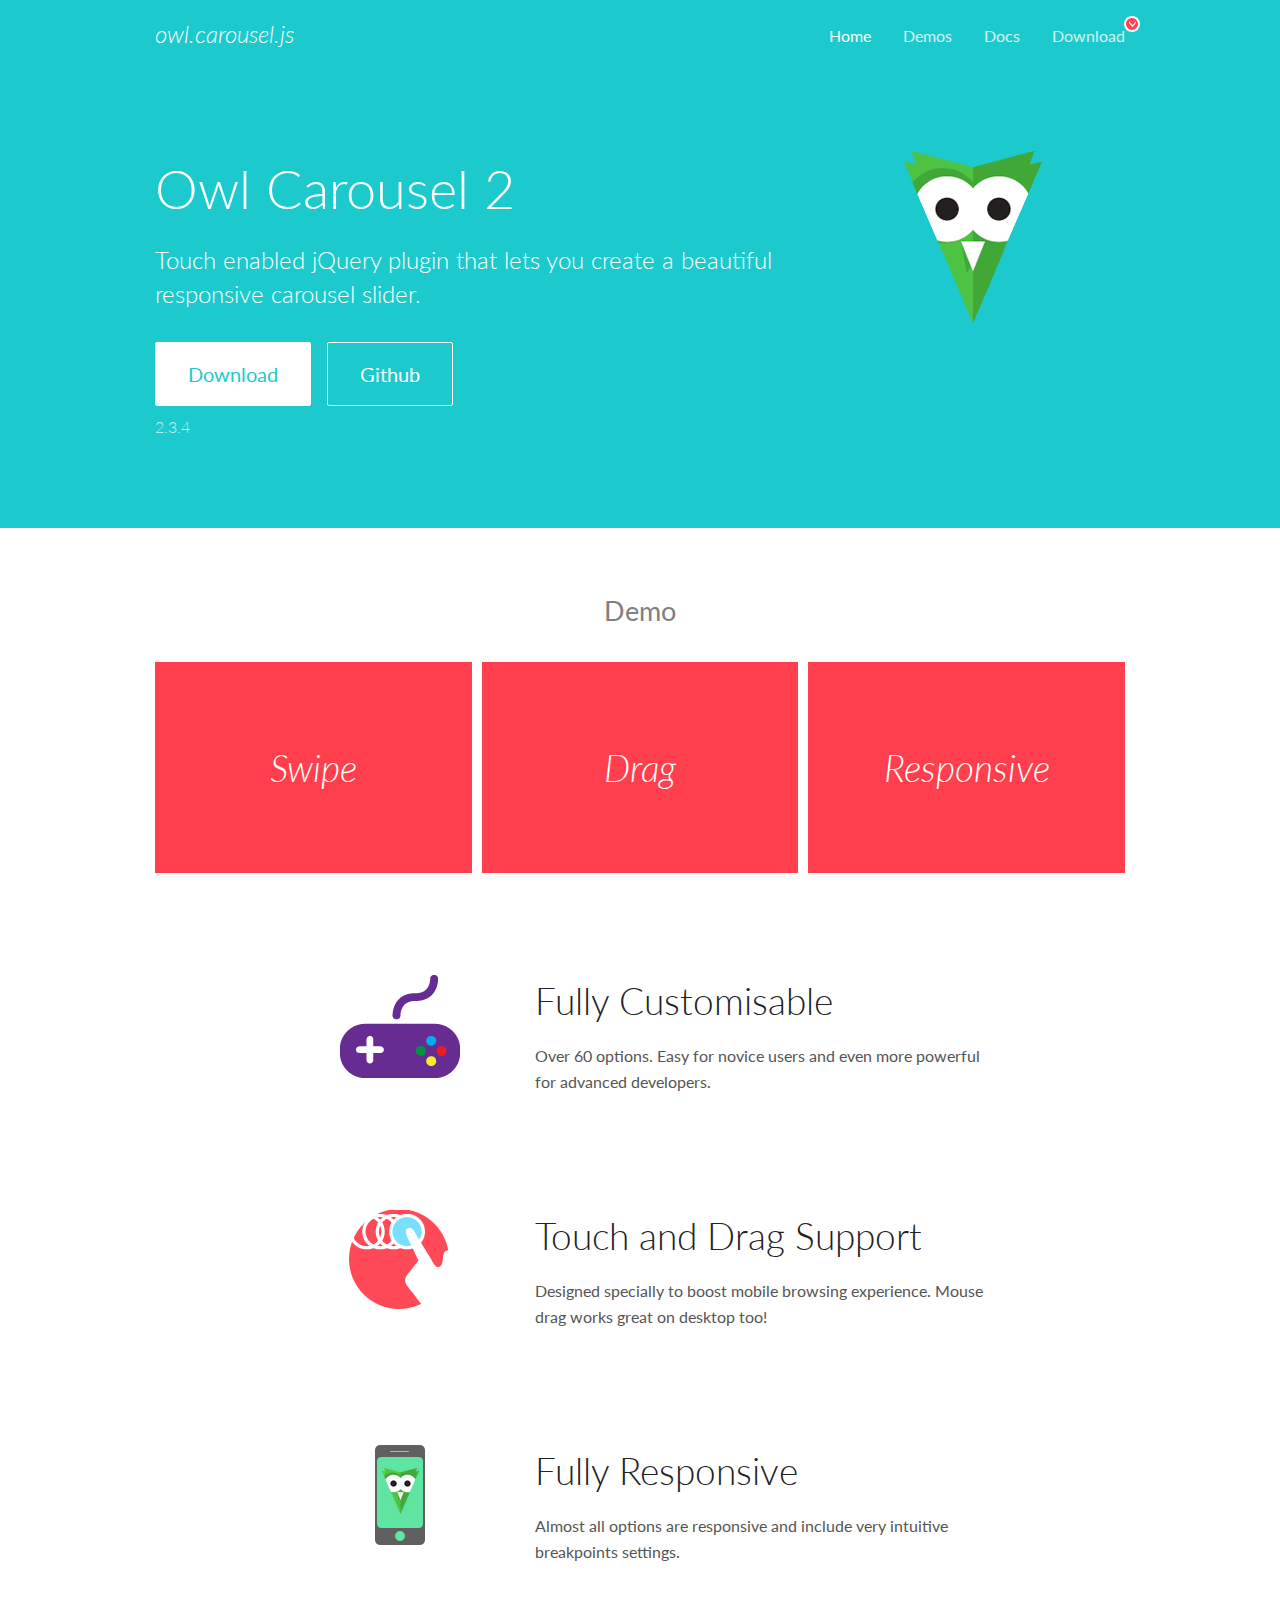
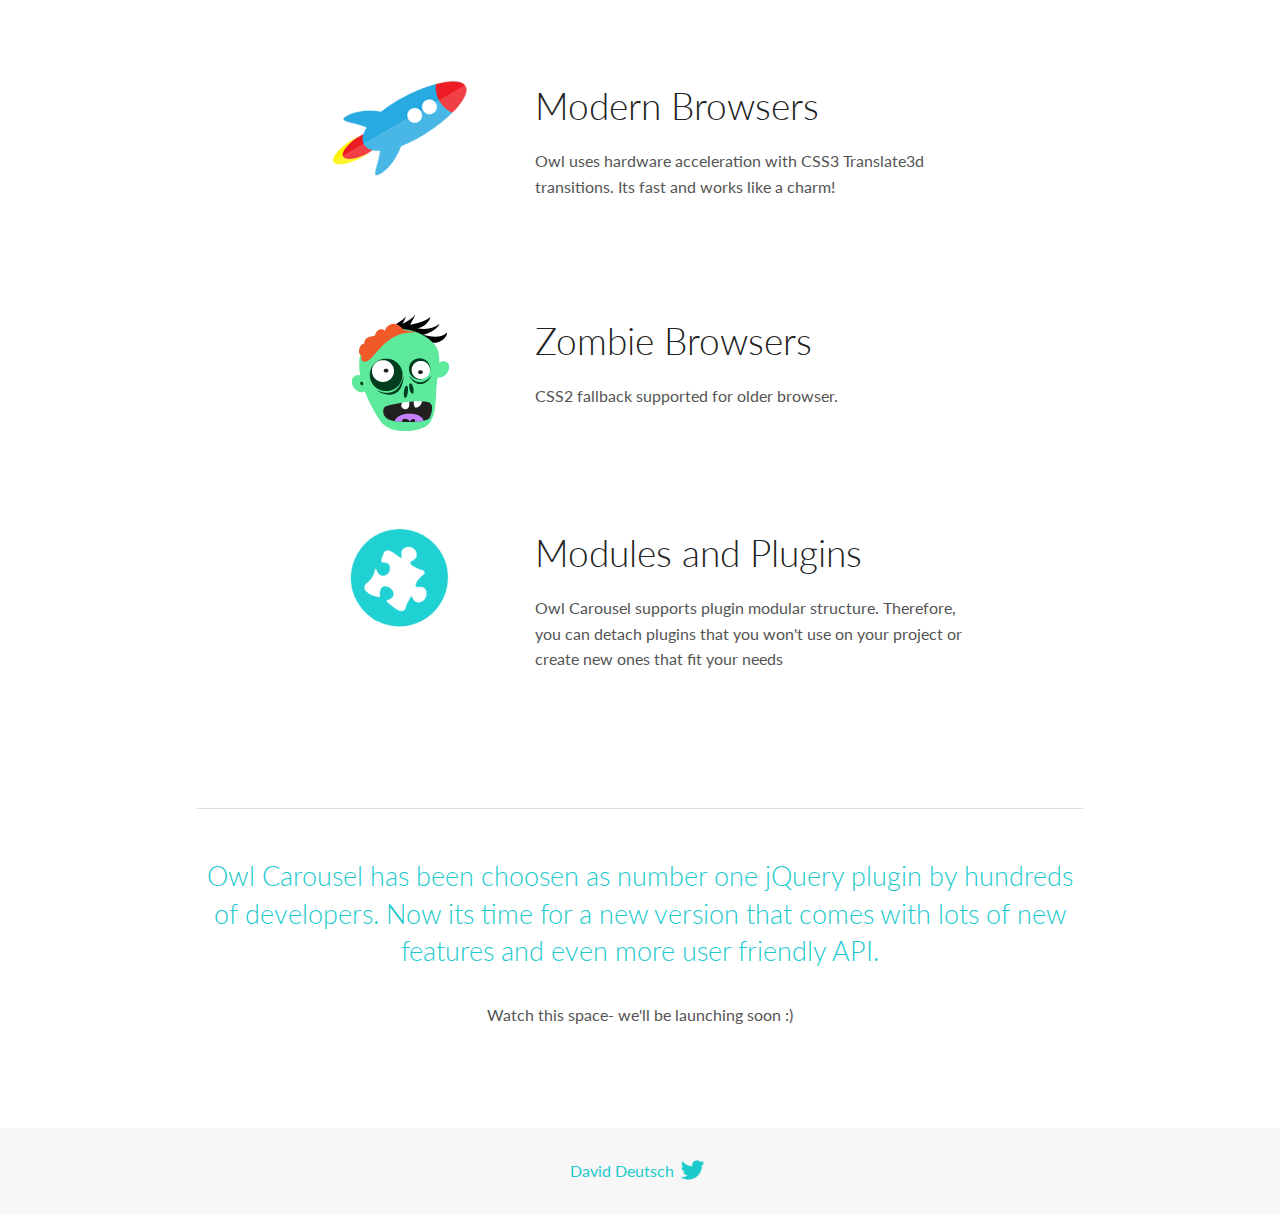
<file: project front/assets/OwlCarousel2-2.3.4/docs/index.html>
<!DOCTYPE html>
<html lang="en">
  <head>

    <!-- head -->
    <meta charset="utf-8">
    <meta name="msapplication-tap-highlight" content="no" />
    <meta name="viewport" content="width=device-width, initial-scale=1.0" />
    <meta name="description" content="Touch enabled jQuery plugin that lets you create beautiful responsive carousel slider.">
    <meta name="author" content="David Deutsch">
    <title>
      Home | Owl Carousel | 2.3.4
    </title>

    <!-- Stylesheets -->
    <link href='https://fonts.googleapis.com/css?family=Lato:300,400,700,400italic,300italic' rel='stylesheet' type='text/css'>
    <link rel="stylesheet" href="assets/css/docs.theme.min.css">

    <!-- Owl Stylesheets -->
    <link rel="stylesheet" href="assets/owlcarousel/assets/owl.carousel.min.css">
    <link rel="stylesheet" href="assets/owlcarousel/assets/owl.theme.default.min.css">

    <!-- HTML5 shim and Respond.js IE8 support of HTML5 elements and media queries -->

    <!--[if lt IE 9]>
      <script src="https://oss.maxcdn.com/libs/html5shiv/3.7.0/html5shiv.js"></script>
      <script src="https://oss.maxcdn.com/libs/respond.js/1.3.0/respond.min.js"></script>
    <![endif]-->

    <!-- Favicons -->
    <link rel="apple-touch-icon-precomposed" sizes="144x144" href="assets/ico/apple-touch-icon-144-precomposed.png">
    <link rel="shortcut icon" href="assets/ico/favicon.png">
    <link rel="shortcut icon" href="favicon.ico">

    <!-- Yeah i know js should not be in header. Its required for demos.-->

    <!-- javascript -->
    <script src="assets/vendors/jquery.min.js"></script>
    <script src="assets/owlcarousel/owl.carousel.js"></script>
  </head>
  <body>

    <!-- header -->
    <header class="header">
      <div class="row">
        <div class="large-12 columns">
          <div class="brand left">
            <h3>
              <a href="/OwlCarousel2/">owl.carousel.js</a> 
            </h3>
          </div>
          <a id="toggle-nav" class="right">
            <span></span> <span></span> <span></span> 
          </a> 
          <div class="nav-bar">
            <ul class="clearfix">
              <li class="active">
                <a href="/OwlCarousel2/index.html">Home</a> 
              </li>
              <li> <a href="/OwlCarousel2/demos/demos.html">Demos</a>  </li>
              <li> <a href="/OwlCarousel2/docs/started-welcome.html">Docs</a>  </li>
              <li>
                <a href="https://github.com/OwlCarousel2/OwlCarousel2/archive/2.3.4.zip">Download</a> 
                <span class="download"></span> 
              </li>
            </ul>
          </div>
        </div>
      </div>
    </header>

    <!-- home panel -->
    <section id="hero">
      <div class="row">
        <div class="large-8 medium-8 columns">
          <h1>Owl Carousel 2</h1>
          <h4>Touch enabled jQuery plugin that lets you create a beautiful responsive carousel slider.</h4>
          <a href="https://github.com/OwlCarousel2/OwlCarousel2/archive/2.3.4.zip" class="hero-button">Download</a> 
          <a href="https://github.com/OwlCarousel2/OwlCarousel2" class="hero-button outline">Github</a> 
          <p>2.3.4</p>
        </div>
        <div class="large-4 medium-4 columns">
          <img class="owl-logo" src="assets/img/owl-logo.png" alt="mr. Owl">
        </div>
      </div>
    </section>

    <!-- body -->
    <div class="home-demo">
      <div class="row">
        <div class="large-12 columns">
          <h3>Demo</h3>
          <div class="owl-carousel">
            <div class="item">
              <h2>Swipe</h2>
            </div>
            <div class="item">
              <h2>Drag</h2>
            </div>
            <div class="item">
              <h2>Responsive</h2>
            </div>
            <div class="item">
              <h2>CSS3</h2>
            </div>
            <div class="item">
              <h2>Fast</h2>
            </div>
            <div class="item">
              <h2>Easy</h2>
            </div>
            <div class="item">
              <h2>Free</h2>
            </div>
            <div class="item">
              <h2>Upgradable</h2>
            </div>
            <div class="item">
              <h2>Tons of options</h2>
            </div>
            <div class="item">
              <h2>Infinity</h2>
            </div>
            <div class="item">
              <h2>Auto Width</h2>
            </div>
          </div>
        </div>
      </div>
    </div>
    <script>
      var owl = $('.owl-carousel');
      owl.owlCarousel({
        margin: 10,
        loop: true,
        responsive: {
          0: {
            items: 1
          },
          600: {
            items: 2
          },
          1000: {
            items: 3
          }
        }
      })
    </script>

    <!-- features -->
    <div id="features">
      <div class="row">
        <div class="small-12 medium-9 small-centered columns">
          <section class="row feature">
            <div class="medium-4 small-12 columns">
              <img src="assets/img/feature-options.png" alt="">
            </div>
            <div class="medium-8 small-12 columns">
              <h2>Fully Customisable</h2>
              <p>Over 60 options. Easy for novice users and even more powerful for advanced developers.</p>
            </div>
          </section>
          <section class="row feature">
            <div class="medium-4 small-12 columns">
              <img src="assets/img/feature-drag.png" alt="">
            </div>
            <div class="medium-8 small-12 columns">
              <h2>Touch and Drag Support</h2>
              <p>Designed specially to boost mobile browsing experience. Mouse drag works great on desktop too!</p>
            </div>
          </section>
          <section class="row feature">
            <div class="medium-4 small-12 columns">
              <img src="assets/img/feature-responsive.png" alt="">
            </div>
            <div class="medium-8 small-12 columns">
              <h2>Fully Responsive</h2>
              <p>Almost all options are responsive and include very intuitive breakpoints settings.</p>
            </div>
          </section>
          <section class="row feature">
            <div class="medium-4 small-12 columns">
              <img src="assets/img/feature-modern.png" alt="">
            </div>
            <div class="medium-8 small-12 columns">
              <h2>Modern Browsers</h2>
              <p>Owl uses hardware acceleration with CSS3 Translate3d transitions. Its fast and works like a charm! </p>
            </div>
          </section>
          <section class="row feature">
            <div class="medium-4 small-12 columns">
              <img src="assets/img/feature-zombie.png" alt="">
            </div>
            <div class="medium-8 small-12 columns">
              <h2>Zombie Browsers</h2>
              <p>CSS2 fallback supported for older browser.</p>
            </div>
          </section>
          <section class="row feature">
            <div class="medium-4 small-12 columns">
              <img src="assets/img/feature-module.png" alt="">
            </div>
            <div class="medium-8 small-12 columns">
              <h2>Modules and Plugins</h2>
              <p>Owl Carousel supports plugin modular structure. Therefore, you can detach plugins that you won&#x27;t use on your project or create new ones that fit your needs</p>
            </div>
          </section>
        </div>
      </div>
    </div>

    <!-- footer -->
    <section id="teaser-text">
      <div class="row">
        <div class="small-12 medium-11 small-centered columns">
          <hr>
          <h3 id="owl-carousel-has-been-choosen-as-number-one-jquery-plugin-by-hundreds-of-developers-now-its-time-for-a-new-version-that-comes-with-lots-of-new-features-and-even-more-user-friendly-api-">Owl Carousel has been choosen as number one jQuery plugin by hundreds of developers. Now its time for a new version that comes with lots of new features and even more user friendly API.</h3>
          <p>Watch this space- we&#39;ll be launching soon :)</p>
        </div>
      </div>
    </section>

    <!-- footer -->
    <footer class="footer">
      <div class="row">
        <div class="large-12 columns">
          <h5>
            <a href="/OwlCarousel2/docs/support-contact.html">David Deutsch</a> 
            <a id="custom-tweet-button" href="https://twitter.com/share?url=https://github.com/OwlCarousel2/OwlCarousel2&text=Owl Carousel - This is so awesome! " target="_blank"></a> 
          </h5>
        </div>
      </div>
    </footer>

    <!-- vendors -->
    <script src="assets/vendors/highlight.js"></script>
    <script src="assets/js/app.js"></script>
  </body>
</html>
</file>
